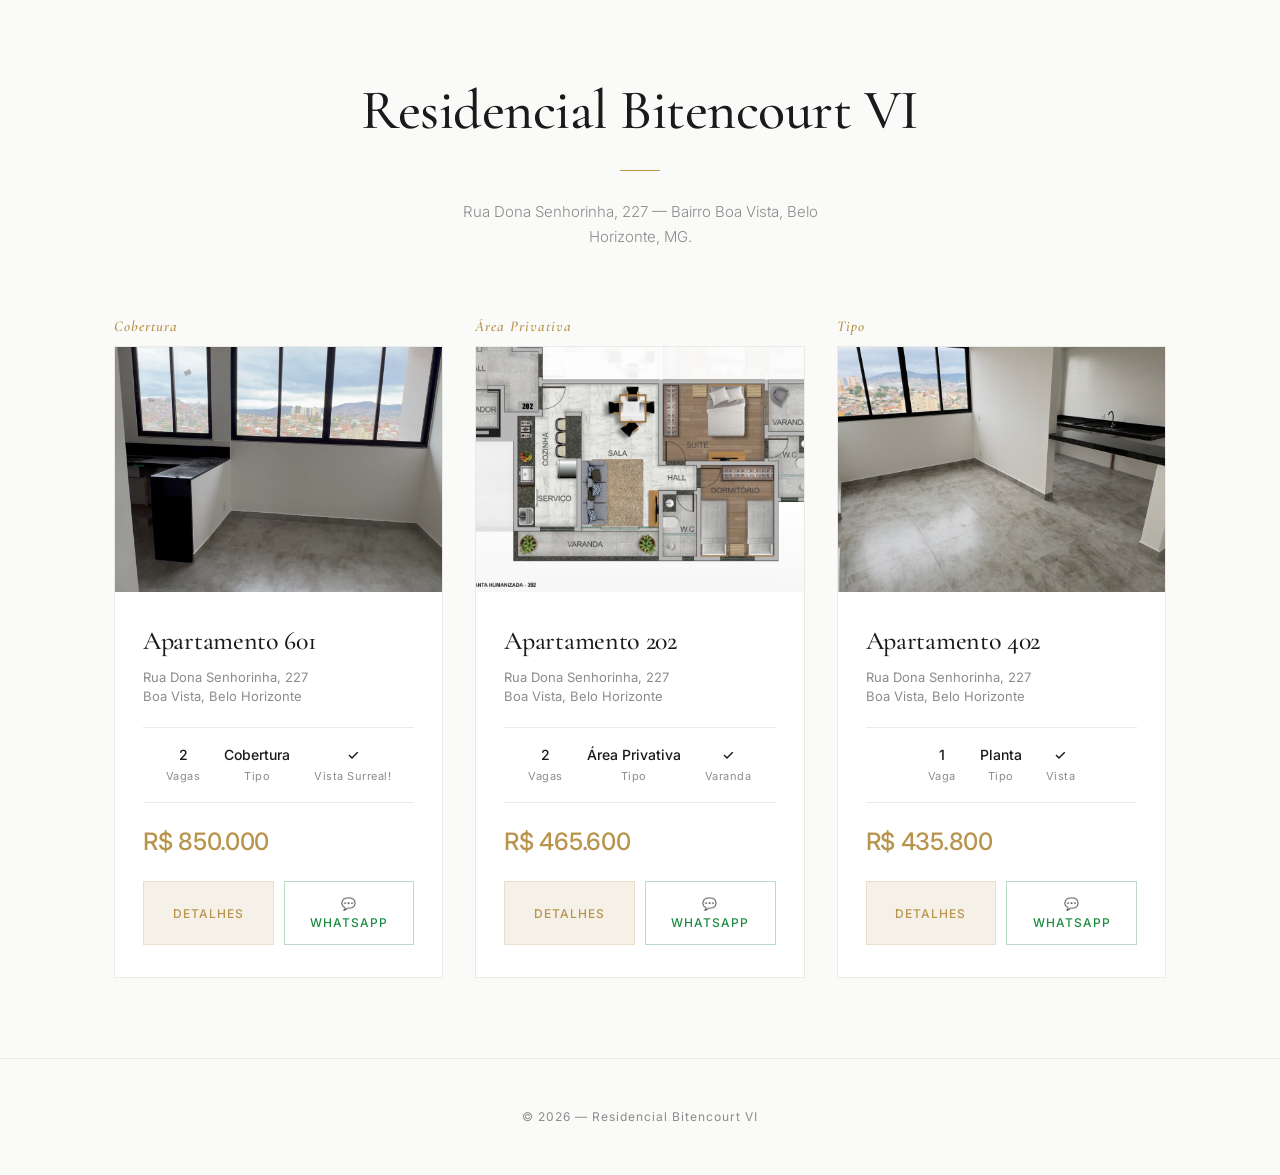
<file: index.html>
<!DOCTYPE html>
<html lang="pt-BR">
<head>
  <meta charset="UTF-8">
  <meta name="viewport" content="width=device-width, initial-scale=1.0">
  <title>Residencial Bitencourt VI — Imóveis à Venda</title>
  <style>
    @import url('https://fonts.googleapis.com/css2?family=Cormorant+Garamond:ital,wght@0,400;0,500;0,600;0,700;1,400&family=Inter:wght@300;400;500;600&display=swap');

    *, *::before, *::after { box-sizing: border-box; margin: 0; padding: 0; }

    :root {
      --bg: #FAFAF8;
      --surface: #FFFFFF;
      --text: #1A1A1A;
      --text-muted: #8C8C8C;
      --accent: #B8944C;
      --accent-light: #F5ECD7;
      --border: #EBEBE5;
      --radius: 2px;
      --transition: 0.3s cubic-bezier(0.25, 0.1, 0.25, 1);
    }

    html { scroll-behavior: smooth; }
    body {
      font-family: 'Inter', -apple-system, sans-serif;
      background: var(--bg);
      color: var(--text);
      line-height: 1.6;
      -webkit-font-smoothing: antialiased;
      -moz-osx-font-smoothing: grayscale;
    }

    /* ─── HEADER ─── */
    .header {
      text-align: center;
      padding: 80px 24px 64px;
    }
    .header-tag {
      font-family: 'Inter', sans-serif;
      font-size: 11px;
      font-weight: 500;
      letter-spacing: 3px;
      text-transform: uppercase;
      color: var(--accent);
      margin-bottom: 20px;
    }
    .header h1 {
      font-family: 'Cormorant Garamond', serif;
      font-size: clamp(36px, 6vw, 56px);
      font-weight: 500;
      letter-spacing: -0.5px;
      line-height: 1.1;
      color: var(--text);
    }
    .header-line {
      width: 40px;
      height: 1px;
      background: var(--accent);
      margin: 28px auto;
    }
    .header-sub {
      font-size: 15px;
      font-weight: 300;
      color: var(--text-muted);
      max-width: 420px;
      margin: 0 auto;
      line-height: 1.7;
    }

    /* ─── LISTINGS GRID ─── */
    .listings {
      max-width: 1100px;
      margin: 0 auto;
      padding: 0 24px 80px;
      display: grid;
      grid-template-columns: repeat(auto-fit, minmax(320px, 1fr));
      gap: 32px;
    }

    /* ─── CARD ─── */
    .card {
      background: var(--surface);
      border: 1px solid var(--border);
      overflow: hidden;
      transition: transform var(--transition), box-shadow var(--transition);
    }
    .card:hover {
      transform: translateY(-4px);
      box-shadow: 0 20px 60px rgba(0,0,0,0.06);
    }

    .card-tag {
      font-family: 'Cormorant Garamond', serif;
      font-size: 15px;
      font-weight: 600;
      font-style: italic;
      letter-spacing: 1px;
      color: var(--accent);
      margin-bottom: 8px;
    }

    .card-image {
      width: 100%;
      aspect-ratio: 4/3;
      background: linear-gradient(135deg, #F0EDE6 0%, #E8E4DA 40%, #DCD6C8 100%);
      position: relative;
      overflow: hidden;
      margin-top: 0;
    }
    .card-image::after {
      content: '';
      position: absolute;
      inset: 0;
      background: linear-gradient(to bottom, transparent 60%, rgba(0,0,0,0.03));
    }
    .card-image img {
      width: 100%;
      height: 100%;
      object-fit: cover;
      display: block;
    }

    .card-body {
      padding: 28px 28px 32px;
    }
    .card-number {
      font-family: 'Cormorant Garamond', serif;
      font-size: 26px;
      font-weight: 500;
      letter-spacing: -0.3px;
      color: var(--text);
      margin-bottom: 6px;
    }
    .card-number a {
      text-decoration: none;
      color: inherit;
    }
    .card-address {
      font-size: 13px;
      font-weight: 400;
      color: var(--text-muted);
      margin-bottom: 20px;
      line-height: 1.5;
    }
    .card-details {
      display: flex;
      gap: 24px;
      justify-content: center;
      text-align: center;
      padding: 16px 0;
      border-top: 1px solid var(--border);
      border-bottom: 1px solid var(--border);
      margin-bottom: 20px;
    }
    .card-detail {
      display: flex;
      flex-direction: column;
      gap: 2px;
    }
    .card-detail-value {
      font-size: 14px;
      font-weight: 500;
      color: var(--text);
    }
    .card-detail-label {
      font-size: 11px;
      color: var(--text-muted);
      letter-spacing: 0.5px;
    }

    .card-price {
      font-family: 'Inter', sans-serif;
      font-size: 24px;
      font-weight: 500;
      color: var(--accent);
      margin-bottom: 20px;
      letter-spacing: -0.3px;
    }

    .card-actions {
      display: flex;
      gap: 10px;
    }
    .btn {
      flex: 1;
      display: flex;
      align-items: center;
      justify-content: center;
      padding: 12px 20px;
      font-family: 'Inter', sans-serif;
      font-size: 12px;
      font-weight: 500;
      letter-spacing: 1px;
      text-transform: uppercase;
      text-align: center;
      text-decoration: none;
      cursor: pointer;
      transition: all var(--transition);
      border: none;
    }
    .btn-primary {
      background: #F5F0E8;
      color: var(--accent);
      border: 1px solid rgba(184,148,76,0.2);
    }
    .btn-primary:hover {
      background: #EDE4D4;
      border-color: var(--accent);
    }
    .btn-outline {
      background: transparent;
      color: var(--text);
      border: 1px solid var(--border);
    }
    .btn-outline:hover {
      border-color: var(--text);
      background: var(--bg);
    }
    .btn-whatsapp {
      background: transparent;
      color: #1C8C42;
      border: 1px solid rgba(28,140,66,0.3);
      display: flex;
      align-items: center;
      justify-content: center;
      gap: 6px;
    }
    .btn-whatsapp:hover {
      background: rgba(28,140,66,0.06);
      border-color: #1C8C42;
    }

    /* ─── FOOTER ─── */
    .footer {
      text-align: center;
      padding: 48px 24px;
      border-top: 1px solid var(--border);
    }
    .footer-text {
      font-size: 12px;
      color: var(--text-muted);
      letter-spacing: 1px;
    }

    /* ─── RESPONSIVE ─── */
    @media (max-width: 480px) {
      .header { padding: 48px 20px 40px; }
      .listings { padding: 0 16px 48px; gap: 24px; }
      .card-tag { padding: 16px 20px 0; }
      .card-body { padding: 20px 20px 24px; }
      .card-actions { flex-direction: column; }
    }
  </style>
</head>
<body>

  <!-- ─── HEADER ─── -->
  <header class="header">
    <h1>Residencial Bitencourt VI</h1>
    <div class="header-line"></div>
    <p class="header-sub">
      Rua Dona Senhorinha, 227 — Bairro Boa Vista, Belo Horizonte, MG.
    </p>
  </header>

  <!-- ─── LISTINGS ─── -->
  <section class="listings">

    <!-- Cobertura 601 -->
    <div class="card-wrapper">
      <div class="card-tag">Cobertura</div>
      <article class="card">
        <a href="601.html" style="display:block; text-decoration:none;">
          <div class="card-image">
            <img src="fotos-caminho-601/frame_008s_selecionado_008.267s.jpg" alt="Cobertura 601">
          </div>
        </a>
      <div class="card-body">
        <h2 class="card-number"><a href="601.html">Apartamento 601</a></h2>
        <p class="card-address">Rua Dona Senhorinha, 227<br>Boa Vista, Belo Horizonte</p>
        <div class="card-details">
          <div class="card-detail">
            <span class="card-detail-value">2</span>
            <span class="card-detail-label">Vagas</span>
          </div>
          <div class="card-detail">
            <span class="card-detail-value">Cobertura</span>
            <span class="card-detail-label">Tipo</span>
          </div>
          <div class="card-detail">
            <span class="card-detail-value">✓</span>
            <span class="card-detail-label">Vista Surreal!</span>
          </div>
        </div>
        <div class="card-price">R$ 850.000</div>
        <div class="card-actions">
          <a href="601.html" class="btn btn-primary">Detalhes</a>
          <a href="https://wa.me/5531987733252?text=Olá!%20Tenho%20interesse%20na%20Cobertura%20601%20(R$%20850.000)" class="btn btn-whatsapp">💬 WhatsApp</a>
        </div>
      </article>
    </div>

    <!-- Área Privativa 202 -->
    <div class="card-wrapper">
      <div class="card-tag">Área Privativa</div>
      <article class="card">
        <a href="202.html" style="display:block; text-decoration:none;">
          <div class="card-image" style="background:#fff;">
            <img src="fotos-caminho-202/planta-202.jpg" alt="Planta do Apartamento 202">
          </div>
        </a>
      <div class="card-body">
        <h2 class="card-number"><a href="202.html">Apartamento 202</a></h2>
        <p class="card-address">Rua Dona Senhorinha, 227<br>Boa Vista, Belo Horizonte</p>
        <div class="card-details">
          <div class="card-detail">
            <span class="card-detail-value">2</span>
            <span class="card-detail-label">Vagas</span>
          </div>
          <div class="card-detail">
            <span class="card-detail-value">Área Privativa</span>
            <span class="card-detail-label">Tipo</span>
          </div>
          <div class="card-detail">
            <span class="card-detail-value">✓</span>
            <span class="card-detail-label">Varanda</span>
          </div>
        </div>
        <div class="card-price">R$ 465.600</div>
        <div class="card-actions">
          <a href="202.html" class="btn btn-primary">Detalhes</a>
          <a href="https://wa.me/5531987733252?text=Olá!%20Tenho%20interesse%20no%20Apartamento%20202%20(R$%20465.600)" class="btn btn-whatsapp">💬 WhatsApp</a>
        </div>
      </article>
    </div>

    <!-- Tipo 402 -->
    <div class="card-wrapper">
      <div class="card-tag">Tipo</div>
      <article class="card">
        <a href="402.html" style="display:block; text-decoration:none;">
        <div class="card-image">
          <img src="fotos-caminho-402/editadas-34/IMG_0163_edit.jpeg" alt="Apartamento 402">
        </div>
      </a>
      <div class="card-body">
        <h2 class="card-number"><a href="402.html">Apartamento 402</a></h2>
        <p class="card-address">Rua Dona Senhorinha, 227<br>Boa Vista, Belo Horizonte</p>
        <div class="card-details">
          <div class="card-detail">
            <span class="card-detail-value">1</span>
            <span class="card-detail-label">Vaga</span>
          </div>
          <div class="card-detail">
            <span class="card-detail-value">Planta</span>
            <span class="card-detail-label">Tipo</span>
          </div>
          <div class="card-detail">
            <span class="card-detail-value">✓</span>
            <span class="card-detail-label">Vista</span>
          </div>
        </div>
        <div class="card-price">R$ 435.800</div>
        <div class="card-actions">
          <a href="402.html" class="btn btn-primary">Detalhes</a>
          <a href="https://wa.me/5531987733252?text=Olá!%20Tenho%20interesse%20no%20Apartamento%20402%20(R$%20435.800)" class="btn btn-whatsapp">💬 WhatsApp</a>
        </div>
      </article>
    </div>

  </section>

  <!-- ─── FOOTER ─── -->
  <footer class="footer">
      <p class="footer-text">© 2026 — Residencial Bitencourt VI</p>
  </footer>

</body>
</html>
</file>
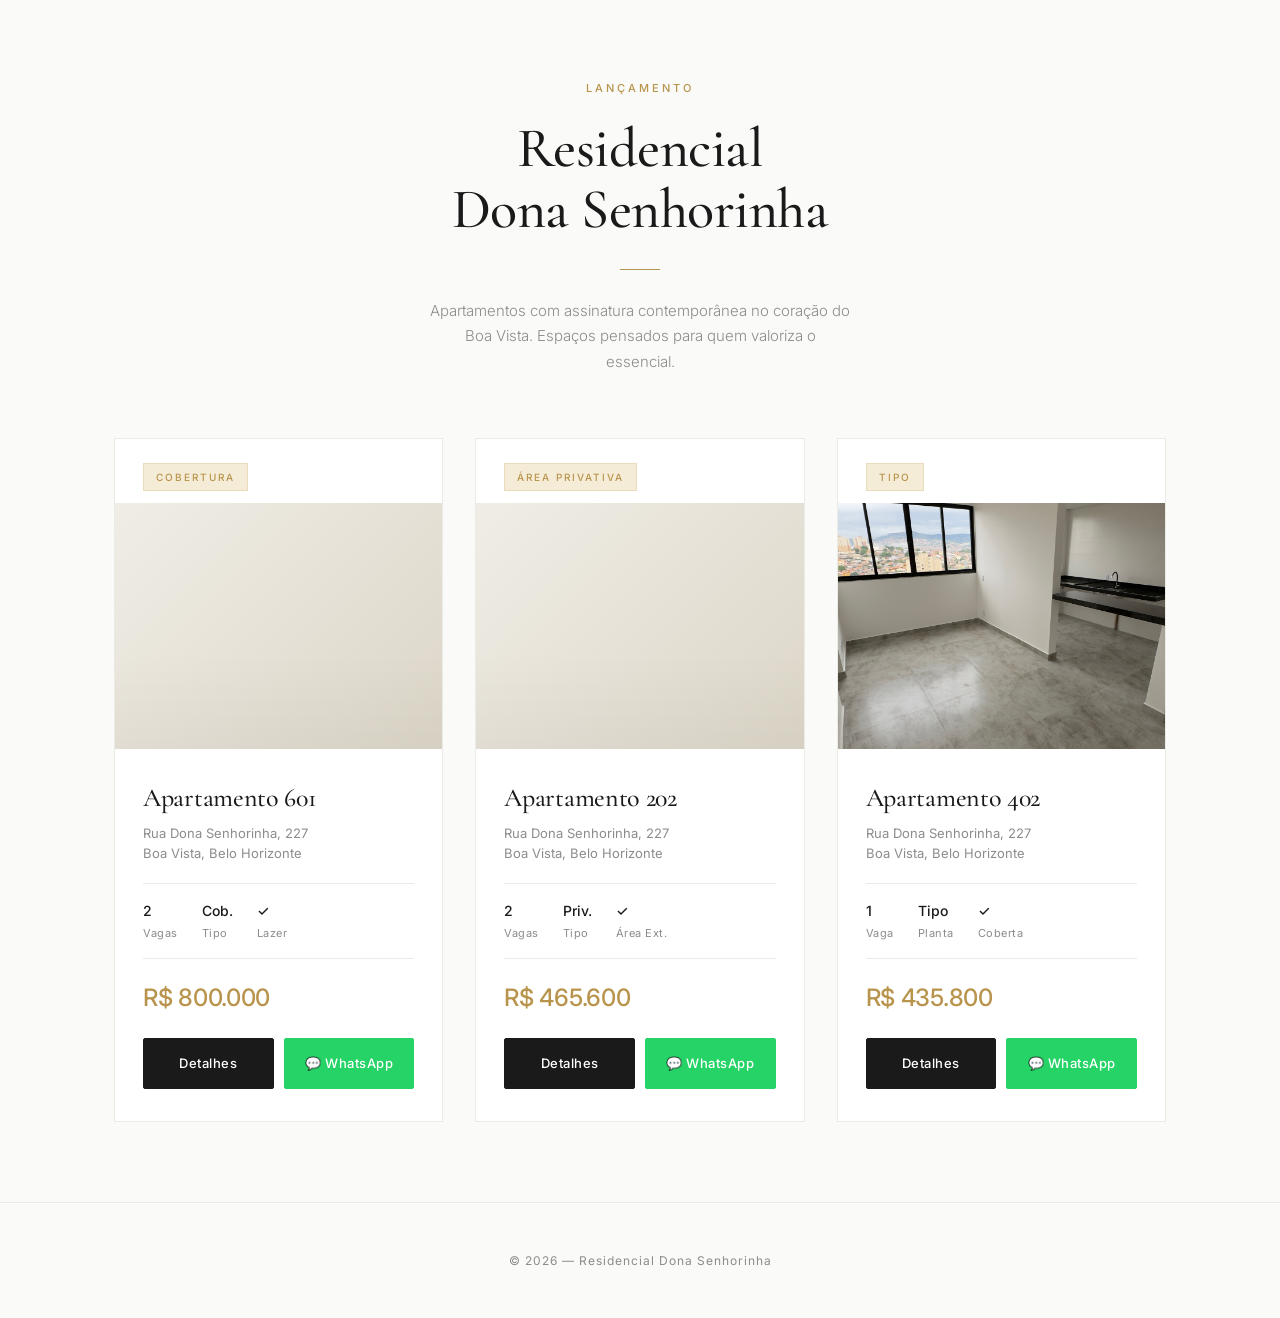
<file: novo-design.html>
<!DOCTYPE html>
<html lang="pt-BR">
<head>
  <meta charset="UTF-8">
  <meta name="viewport" content="width=device-width, initial-scale=1.0">
  <title>Residencial Dona Senhorinha — Imóveis à Venda</title>
  <style>
    @import url('https://fonts.googleapis.com/css2?family=Cormorant+Garamond:ital,wght@0,400;0,500;0,600;0,700;1,400&family=Inter:wght@300;400;500;600&display=swap');

    *, *::before, *::after { box-sizing: border-box; margin: 0; padding: 0; }

    :root {
      --bg: #FAFAF8;
      --surface: #FFFFFF;
      --text: #1A1A1A;
      --text-muted: #8C8C8C;
      --accent: #B8944C;
      --accent-light: #F5ECD7;
      --border: #EBEBE5;
      --radius: 2px;
      --transition: 0.3s cubic-bezier(0.25, 0.1, 0.25, 1);
    }

    html { scroll-behavior: smooth; }
    body {
      font-family: 'Inter', -apple-system, sans-serif;
      background: var(--bg);
      color: var(--text);
      line-height: 1.6;
      -webkit-font-smoothing: antialiased;
      -moz-osx-font-smoothing: grayscale;
    }

    /* ─── HEADER ─── */
    .header {
      text-align: center;
      padding: 80px 24px 64px;
    }
    .header-tag {
      font-family: 'Inter', sans-serif;
      font-size: 11px;
      font-weight: 500;
      letter-spacing: 3px;
      text-transform: uppercase;
      color: var(--accent);
      margin-bottom: 20px;
    }
    .header h1 {
      font-family: 'Cormorant Garamond', serif;
      font-size: clamp(36px, 6vw, 56px);
      font-weight: 500;
      letter-spacing: -0.5px;
      line-height: 1.1;
      color: var(--text);
    }
    .header-line {
      width: 40px;
      height: 1px;
      background: var(--accent);
      margin: 28px auto;
    }
    .header-sub {
      font-size: 15px;
      font-weight: 300;
      color: var(--text-muted);
      max-width: 420px;
      margin: 0 auto;
      line-height: 1.7;
    }

    /* ─── LISTINGS GRID ─── */
    .listings {
      max-width: 1100px;
      margin: 0 auto;
      padding: 0 24px 80px;
      display: grid;
      grid-template-columns: repeat(auto-fit, minmax(320px, 1fr));
      gap: 32px;
    }

    /* ─── CARD ─── */
    .card {
      background: var(--surface);
      border: 1px solid var(--border);
      overflow: hidden;
      transition: transform var(--transition), box-shadow var(--transition);
    }
    .card:hover {
      transform: translateY(-4px);
      box-shadow: 0 20px 60px rgba(0,0,0,0.06);
    }

    .card-tag {
      display: inline-block;
      font-family: 'Inter', sans-serif;
      font-size: 10px;
      font-weight: 500;
      letter-spacing: 2px;
      text-transform: uppercase;
      color: var(--accent);
      background: var(--accent-light);
      padding: 5px 12px;
      margin: 24px 28px 0;
      border: 1px solid rgba(184,148,76,0.2);
    }

    .card-image {
      width: 100%;
      aspect-ratio: 4/3;
      background: linear-gradient(135deg, #F0EDE6 0%, #E8E4DA 40%, #DCD6C8 100%);
      position: relative;
      overflow: hidden;
      margin-top: 12px;
    }
    .card-image::after {
      content: '';
      position: absolute;
      inset: 0;
      background: linear-gradient(to bottom, transparent 60%, rgba(0,0,0,0.03));
    }
    .card-image img {
      width: 100%;
      height: 100%;
      object-fit: cover;
      display: block;
    }

    .card-body {
      padding: 28px 28px 32px;
    }
    .card-number {
      font-family: 'Cormorant Garamond', serif;
      font-size: 26px;
      font-weight: 500;
      letter-spacing: -0.3px;
      color: var(--text);
      margin-bottom: 6px;
    }
    .card-number a {
      text-decoration: none;
      color: inherit;
    }
    .card-address {
      font-size: 13px;
      font-weight: 400;
      color: var(--text-muted);
      margin-bottom: 20px;
      line-height: 1.5;
    }
    .card-details {
      display: flex;
      gap: 24px;
      padding: 16px 0;
      border-top: 1px solid var(--border);
      border-bottom: 1px solid var(--border);
      margin-bottom: 20px;
    }
    .card-detail {
      display: flex;
      flex-direction: column;
      gap: 2px;
    }
    .card-detail-value {
      font-size: 14px;
      font-weight: 500;
      color: var(--text);
    }
    .card-detail-label {
      font-size: 11px;
      color: var(--text-muted);
      letter-spacing: 0.5px;
    }

    .card-price {
      font-family: 'Inter', sans-serif;
      font-size: 24px;
      font-weight: 500;
      color: var(--accent);
      margin-bottom: 20px;
      letter-spacing: -0.3px;
    }

    .card-actions {
      display: flex;
      gap: 10px;
    }
    .btn {
      flex: 1;
      padding: 14px 20px;
      font-family: 'Inter', sans-serif;
      font-size: 13px;
      font-weight: 500;
      letter-spacing: 0.5px;
      text-align: center;
      text-decoration: none;
      cursor: pointer;
      transition: all var(--transition);
      border: none;
      border-radius: var(--radius);
    }
    .btn-primary {
      background: var(--text);
      color: #fff;
      border: 1px solid var(--text);
    }
    .btn-primary:hover {
      background: #333;
      border-color: #333;
    }
    .btn-outline {
      background: transparent;
      color: var(--text);
      border: 1px solid var(--border);
    }
    .btn-outline:hover {
      border-color: var(--text);
      background: var(--bg);
    }
    .btn-whatsapp {
      background: #25D366;
      color: #fff;
      border: 1px solid #25D366;
      display: flex;
      align-items: center;
      justify-content: center;
      gap: 6px;
    }
    .btn-whatsapp:hover {
      background: #1EA952;
      border-color: #1EA952;
    }

    /* ─── FOOTER ─── */
    .footer {
      text-align: center;
      padding: 48px 24px;
      border-top: 1px solid var(--border);
    }
    .footer-text {
      font-size: 12px;
      color: var(--text-muted);
      letter-spacing: 1px;
    }

    /* ─── RESPONSIVE ─── */
    @media (max-width: 480px) {
      .header { padding: 48px 20px 40px; }
      .listings { padding: 0 16px 48px; gap: 24px; }
      .card-tag { margin: 20px 20px 0; }
      .card-body { padding: 20px 20px 24px; }
      .card-actions { flex-direction: column; }
    }
  </style>
</head>
<body>

  <!-- ─── HEADER ─── -->
  <header class="header">
    <div class="header-tag">Lançamento</div>
    <h1>Residencial<br>Dona Senhorinha</h1>
    <div class="header-line"></div>
    <p class="header-sub">
      Apartamentos com assinatura contemporânea no coração do Boa Vista.
      Espaços pensados para quem valoriza o essencial.
    </p>
  </header>

  <!-- ─── LISTINGS ─── -->
  <section class="listings">

    <!-- Cobertura 601 -->
    <article class="card">
      <span class="card-tag">Cobertura</span>
      <div class="card-image"></div>
      <div class="card-body">
        <h2 class="card-number"><a href="601.html">Apartamento 601</a></h2>
        <p class="card-address">Rua Dona Senhorinha, 227<br>Boa Vista, Belo Horizonte</p>
        <div class="card-details">
          <div class="card-detail">
            <span class="card-detail-value">2</span>
            <span class="card-detail-label">Vagas</span>
          </div>
          <div class="card-detail">
            <span class="card-detail-value">Cob.</span>
            <span class="card-detail-label">Tipo</span>
          </div>
          <div class="card-detail">
            <span class="card-detail-value">✓</span>
            <span class="card-detail-label">Lazer</span>
          </div>
        </div>
        <div class="card-price">R$ 800.000</div>
        <div class="card-actions">
          <a href="601.html" class="btn btn-primary">Detalhes</a>
          <a href="https://wa.me/5531987733252?text=Olá!%20Tenho%20interesse%20na%20Cobertura%20601%20(R$%20800.000)" class="btn btn-whatsapp">💬 WhatsApp</a>
        </div>
      </div>
    </article>

    <!-- Área Privativa 202 -->
    <article class="card">
      <span class="card-tag">Área Privativa</span>
      <div class="card-image"></div>
      <div class="card-body">
        <h2 class="card-number"><a href="202.html">Apartamento 202</a></h2>
        <p class="card-address">Rua Dona Senhorinha, 227<br>Boa Vista, Belo Horizonte</p>
        <div class="card-details">
          <div class="card-detail">
            <span class="card-detail-value">2</span>
            <span class="card-detail-label">Vagas</span>
          </div>
          <div class="card-detail">
            <span class="card-detail-value">Priv.</span>
            <span class="card-detail-label">Tipo</span>
          </div>
          <div class="card-detail">
            <span class="card-detail-value">✓</span>
            <span class="card-detail-label">Área Ext.</span>
          </div>
        </div>
        <div class="card-price">R$ 465.600</div>
        <div class="card-actions">
          <a href="202.html" class="btn btn-primary">Detalhes</a>
          <a href="https://wa.me/5531987733252?text=Olá!%20Tenho%20interesse%20no%20Apartamento%20202%20(R$%20465.600)" class="btn btn-whatsapp">💬 WhatsApp</a>
        </div>
      </div>
    </article>

    <!-- Tipo 402 -->
    <article class="card">
      <span class="card-tag">Tipo</span>
      <a href="402.html" style="display:block; text-decoration:none;">
        <div class="card-image">
          <img src="fotos-caminho-402/IMG_0162.jpeg" alt="Apartamento 402">
        </div>
      </a>
      <div class="card-body">
        <h2 class="card-number"><a href="402.html">Apartamento 402</a></h2>
        <p class="card-address">Rua Dona Senhorinha, 227<br>Boa Vista, Belo Horizonte</p>
        <div class="card-details">
          <div class="card-detail">
            <span class="card-detail-value">1</span>
            <span class="card-detail-label">Vaga</span>
          </div>
          <div class="card-detail">
            <span class="card-detail-value">Tipo</span>
            <span class="card-detail-label">Planta</span>
          </div>
          <div class="card-detail">
            <span class="card-detail-value">✓</span>
            <span class="card-detail-label">Coberta</span>
          </div>
        </div>
        <div class="card-price">R$ 435.800</div>
        <div class="card-actions">
          <a href="402.html" class="btn btn-primary">Detalhes</a>
          <a href="https://wa.me/5531987733252?text=Olá!%20Tenho%20interesse%20no%20Apartamento%20402%20(R$%20435.800)" class="btn btn-whatsapp">💬 WhatsApp</a>
        </div>
      </div>
    </article>

  </section>

  <!-- ─── FOOTER ─── -->
  <footer class="footer">
    <p class="footer-text">© 2026 — Residencial Dona Senhorinha</p>
  </footer>

</body>
</html>
</file>
